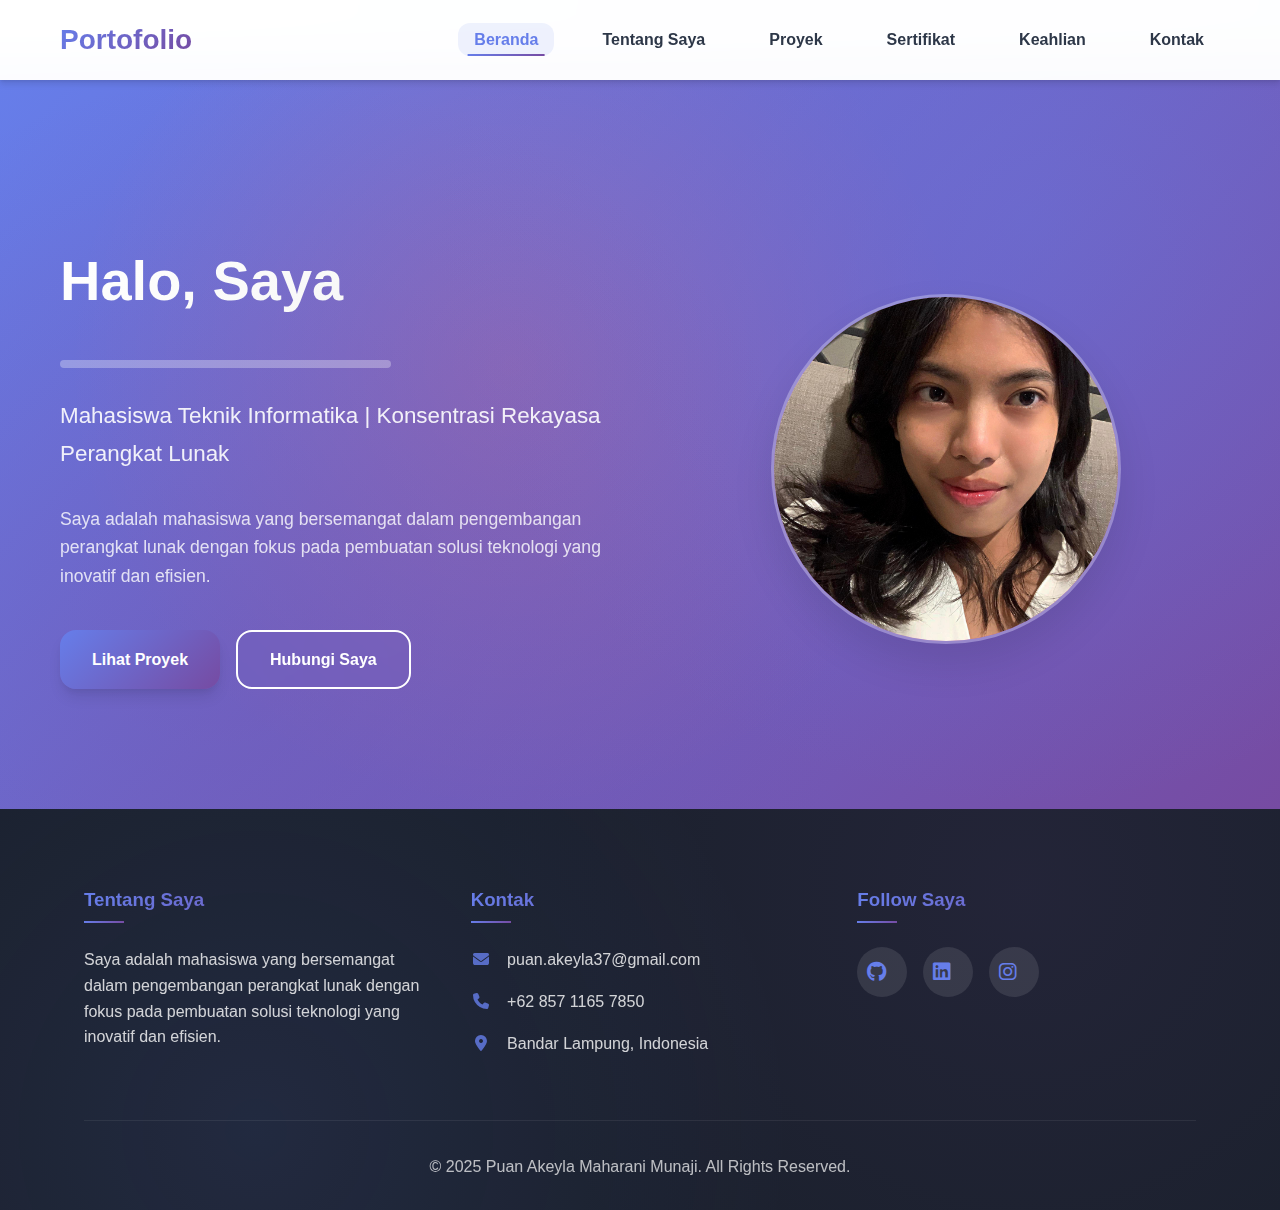
<file: index.html>
<!DOCTYPE html>
<html lang="id">
<head>
    <meta charset="UTF-8">
    <meta name="viewport" content="width=device-width, initial-scale=1.0">
    <title>Portofolio - Puan Akeyla Maharani Munaji</title>
    <link rel="stylesheet" href="style.css">
    <link rel="stylesheet" href="https://cdnjs.cloudflare.com/ajax/libs/font-awesome/6.4.0/css/all.min.css">
</head>
<body>
    <!-- Header & Navigation -->
    <header>
        <nav class="navbar">
            <div class="nav-container">
                <div class="nav-logo">
                    <a href="index.html">Portofolio</a>
                </div>
                <ul class="nav-menu">
                    <li class="nav-item">
                        <a href="index.html" class="nav-link active">Beranda</a>
                    </li>
                    <li class="nav-item">
                        <a href="about.html" class="nav-link">Tentang Saya</a>
                    </li>
                    <li class="nav-item">
                        <a href="projects.html" class="nav-link">Proyek</a>
                    </li>
                    <li class="nav-item">
                        <a href="certificates.html" class="nav-link">Sertifikat</a>
                    </li>
                    <li class="nav-item">
                        <a href="skills.html" class="nav-link">Keahlian</a>
                    </li>
                    <li class="nav-item">
                        <a href="contact.html" class="nav-link">Kontak</a>
                    </li>
                </ul>
                <div class="hamburger">
                    <span class="bar"></span>
                    <span class="bar"></span>
                    <span class="bar"></span>
                </div>
            </div>
        </nav>
    </header>

    <!-- Hero Section -->
    <section id="home" class="hero">
        <div class="hero-container">
            <div class="hero-content">
                <h1 class="hero-title">Halo, Saya <span class="highlight">Puan Akeyla</span></h1>
                <p class="hero-subtitle">Mahasiswa Teknik Informatika | Konsentrasi Rekayasa Perangkat Lunak</p>
                <p class="hero-description">Saya adalah mahasiswa yang bersemangat dalam pengembangan perangkat lunak dengan fokus pada pembuatan solusi teknologi yang inovatif dan efisien.</p>
                <div class="hero-buttons">
                    <a href="projects.html" class="btn btn-primary">Lihat Proyek</a>
                    <a href="contact.html" class="btn btn-secondary">Hubungi Saya</a>
                </div>
            </div>
            <div class="hero-image">
                <div class="image-placeholder">
                    <img src="img/foto.jpg" alt="Foto Profil">
                </div>
            </div>
        </div>
    </section>

    <!-- Footer -->
    <footer class="footer">
        <div class="container">
            <div class="footer-content">
                <div class="footer-section">
                    <h3>Tentang Saya</h3>
                    <p>Saya adalah mahasiswa yang bersemangat dalam pengembangan perangkat lunak dengan fokus pada pembuatan solusi teknologi yang inovatif dan efisien.</p>
                </div>
                <div class="footer-section">
                    <h3>Kontak</h3>
                    <p><i class="fas fa-envelope"></i> puan.akeyla37@gmail.com</p>
                    <p><i class="fas fa-phone"></i> +62 857 1165 7850</p>
                    <p><i class="fas fa-map-marker-alt"></i> Bandar Lampung, Indonesia</p>
                </div>
                <div class="footer-section">
                    <h3>Follow Saya</h3>
                    <div class="social-links">
                        <a href="https://github.com/puanakeyla"><i class="fab fa-github"></i></a>
                        <a href="https://www.linkedin.com/in/puan-akeyla-maharani-munaji-154866293?utm_source=share&utm_campaign=share_via&utm_content=profile&utm_medium=ios_app"><i class="fab fa-linkedin"></i></a>
                        <a href="https://www.instagram.com/pu.anakeyla?igsh=ZndwbHhzemRmdnM5&utm_source=qr"><i class="fab fa-instagram"></i></a>
                    </div>
                </div>
            </div>
            <div class="footer-bottom">
                <p>&copy; 2025 Puan Akeyla Maharani Munaji. All Rights Reserved.</p>
            </div>
        </div>
    </footer>
</body>
</html>
</file>
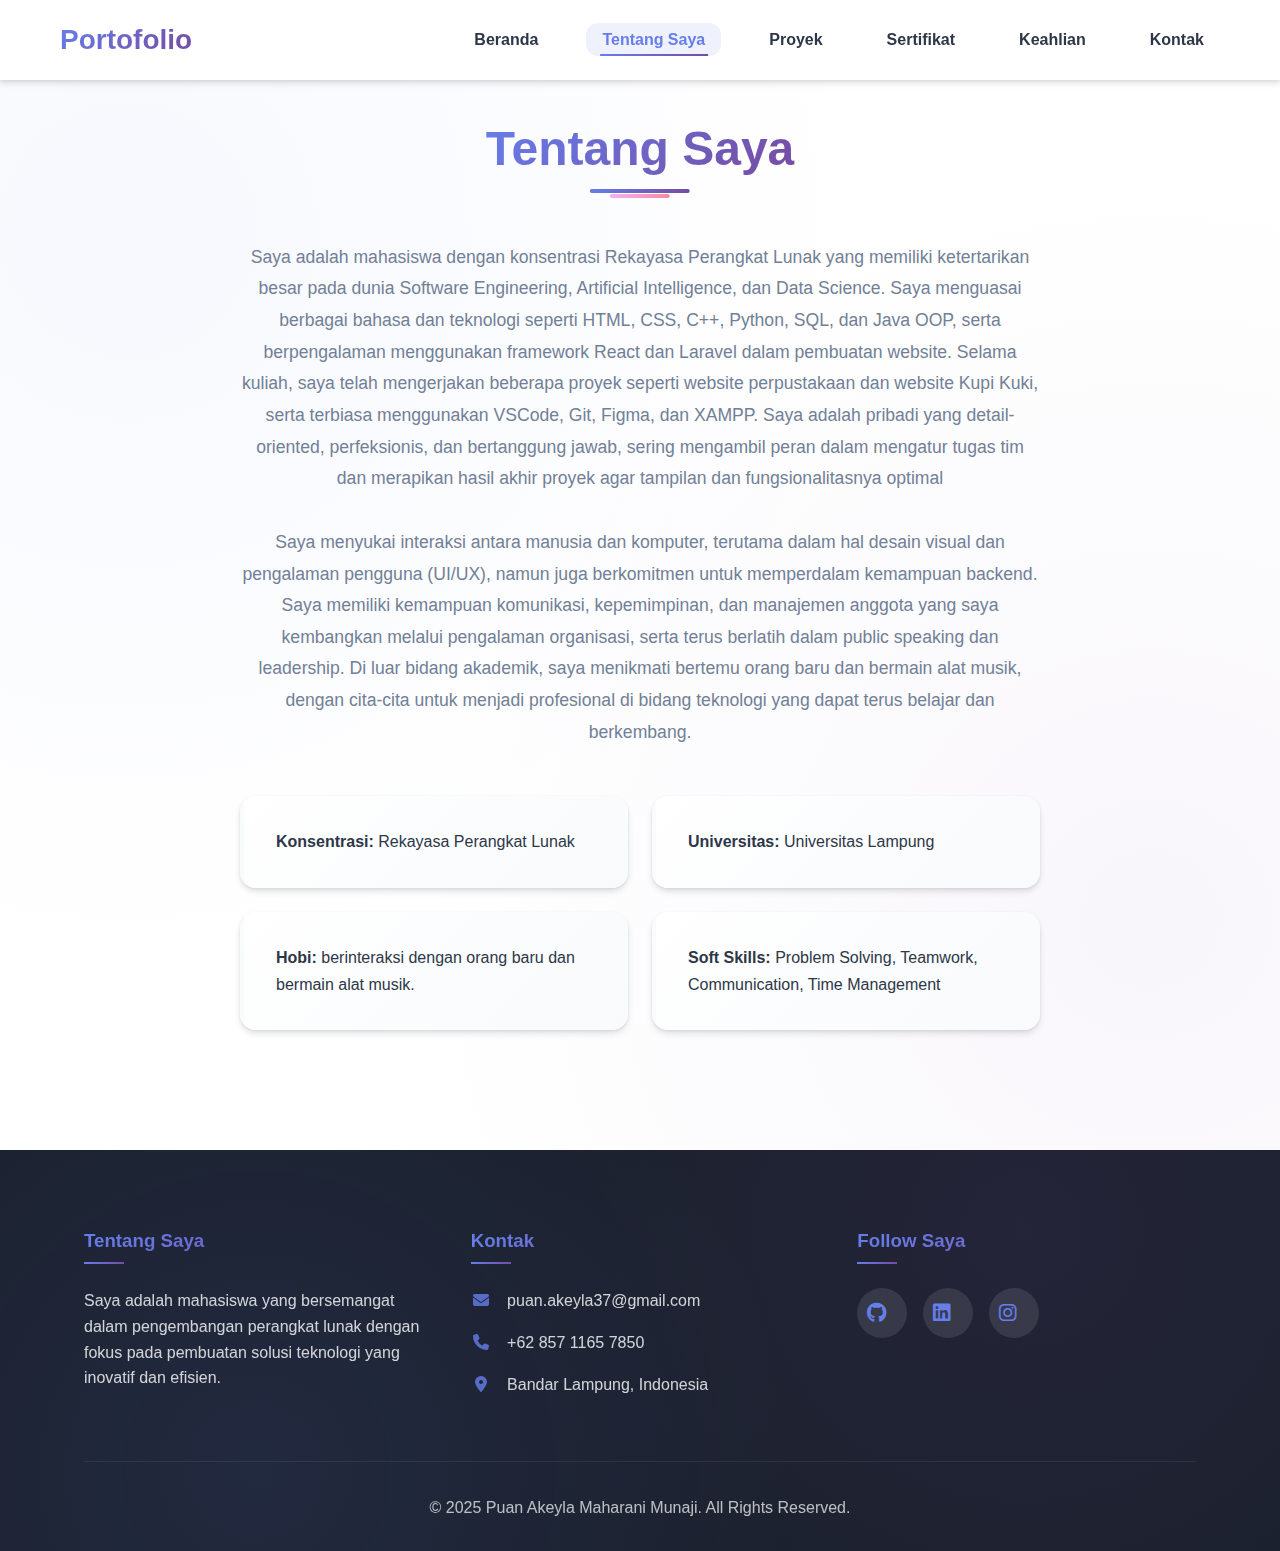
<file: about.html>
<!DOCTYPE html>
<html lang="id">
<head>
    <meta charset="UTF-8">
    <meta name="viewport" content="width=device-width, initial-scale=1.0">
    <title>Tentang Saya - Portofolio Puan Akeyla</title>
    <link rel="stylesheet" href="style.css">
    <link rel="stylesheet" href="https://cdnjs.cloudflare.com/ajax/libs/font-awesome/6.4.0/css/all.min.css">
</head>
<body>
    <!-- Header & Navigation -->
    <header>
        <nav class="navbar">
            <div class="nav-container">
                <div class="nav-logo">
                    <a href="index.html">Portofolio</a>
                </div>
                <ul class="nav-menu">
                    <li class="nav-item">
                        <a href="index.html" class="nav-link">Beranda</a>
                    </li>
                    <li class="nav-item">
                        <a href="about.html" class="nav-link active">Tentang Saya</a>
                    </li>
                    <li class="nav-item">
                        <a href="projects.html" class="nav-link">Proyek</a>
                    </li>
                    <li class="nav-item">
                        <a href="certificates.html" class="nav-link">Sertifikat</a>
                    </li>
                    <li class="nav-item">
                        <a href="skills.html" class="nav-link">Keahlian</a>
                    </li>
                    <li class="nav-item">
                        <a href="contact.html" class="nav-link">Kontak</a>
                    </li>
                </ul>
                <div class="hamburger">
                    <span class="bar"></span>
                    <span class="bar"></span>
                    <span class="bar"></span>
                </div>
            </div>
        </nav>
    </header>

    <!-- About Section -->
    <section id="about" class="about">
        <div class="container">
            <h2 class="section-title">Tentang Saya</h2>
            <div class="about-content">
                <div class="about-text">
                    <p>Saya adalah mahasiswa dengan konsentrasi Rekayasa Perangkat Lunak yang memiliki ketertarikan besar pada dunia Software Engineering, Artificial Intelligence, dan Data Science. Saya menguasai berbagai bahasa dan teknologi seperti HTML, CSS, C++, Python, SQL, dan Java OOP, serta berpengalaman menggunakan framework React dan Laravel dalam pembuatan website. Selama kuliah, saya telah mengerjakan beberapa proyek seperti website perpustakaan dan website Kupi Kuki, serta terbiasa menggunakan VSCode, Git, Figma, dan XAMPP. Saya adalah pribadi yang detail-oriented, perfeksionis, dan bertanggung jawab, sering mengambil peran dalam mengatur tugas tim dan merapikan hasil akhir proyek agar tampilan dan fungsionalitasnya optimal</p>
                    <p>Saya menyukai interaksi antara manusia dan komputer, terutama dalam hal desain visual dan pengalaman pengguna (UI/UX), namun juga berkomitmen untuk memperdalam kemampuan backend. Saya memiliki kemampuan komunikasi, kepemimpinan, dan manajemen anggota yang saya kembangkan melalui pengalaman organisasi, serta terus berlatih dalam public speaking dan leadership. Di luar bidang akademik, saya menikmati bertemu orang baru dan bermain alat musik, dengan cita-cita untuk menjadi profesional di bidang teknologi yang dapat terus belajar dan berkembang.</p>
                    <div class="about-details">
                        <div class="detail-item">
                            <strong>Konsentrasi:</strong> Rekayasa Perangkat Lunak
                        </div>
                        <div class="detail-item">
                            <strong>Universitas:</strong> Universitas Lampung
                        </div>
                        <div class="detail-item">
                            <strong>Hobi:</strong> berinteraksi dengan orang baru dan bermain alat musik.
                        </div>
                        <div class="detail-item">
                            <strong>Soft Skills:</strong> Problem Solving, Teamwork, Communication, Time Management
                        </div>
                    </div>
                </div>
            </div>
        </div>
    </section>

    <!-- Footer -->
    <footer class="footer">
        <div class="container">
            <div class="footer-content">
                <div class="footer-section">
                    <h3>Tentang Saya</h3>
                    <p>Saya adalah mahasiswa yang bersemangat dalam pengembangan perangkat lunak dengan fokus pada pembuatan solusi teknologi yang inovatif dan efisien.</p>
                </div>
                <div class="footer-section">
                    <h3>Kontak</h3>
                    <p><i class="fas fa-envelope"></i> puan.akeyla37@gmail.com</p>
                    <p><i class="fas fa-phone"></i> +62 857 1165 7850</p>
                    <p><i class="fas fa-map-marker-alt"></i> Bandar Lampung, Indonesia</p>
                </div>
                <div class="footer-section">
                    <h3>Follow Saya</h3>
                    <div class="social-links">
                        <a href="https://github.com/puanakeyla"><i class="fab fa-github"></i></a>
                        <a href="https://www.linkedin.com/in/puan-akeyla-maharani-munaji-154866293?utm_source=share&utm_campaign=share_via&utm_content=profile&utm_medium=ios_app"><i class="fab fa-linkedin"></i></a>
                        <a href="https://www.instagram.com/pu.anakeyla?igsh=ZndwbHhzemRmdnM5&utm_source=qr"><i class="fab fa-instagram"></i></a>
                    </div>
                </div>
            </div>
            <div class="footer-bottom">
                <p>&copy; 2025 Puan Akeyla Maharani Munaji. All Rights Reserved.</p>
            </div>
        </div>
    </footer>
</body>
</html>
</file>
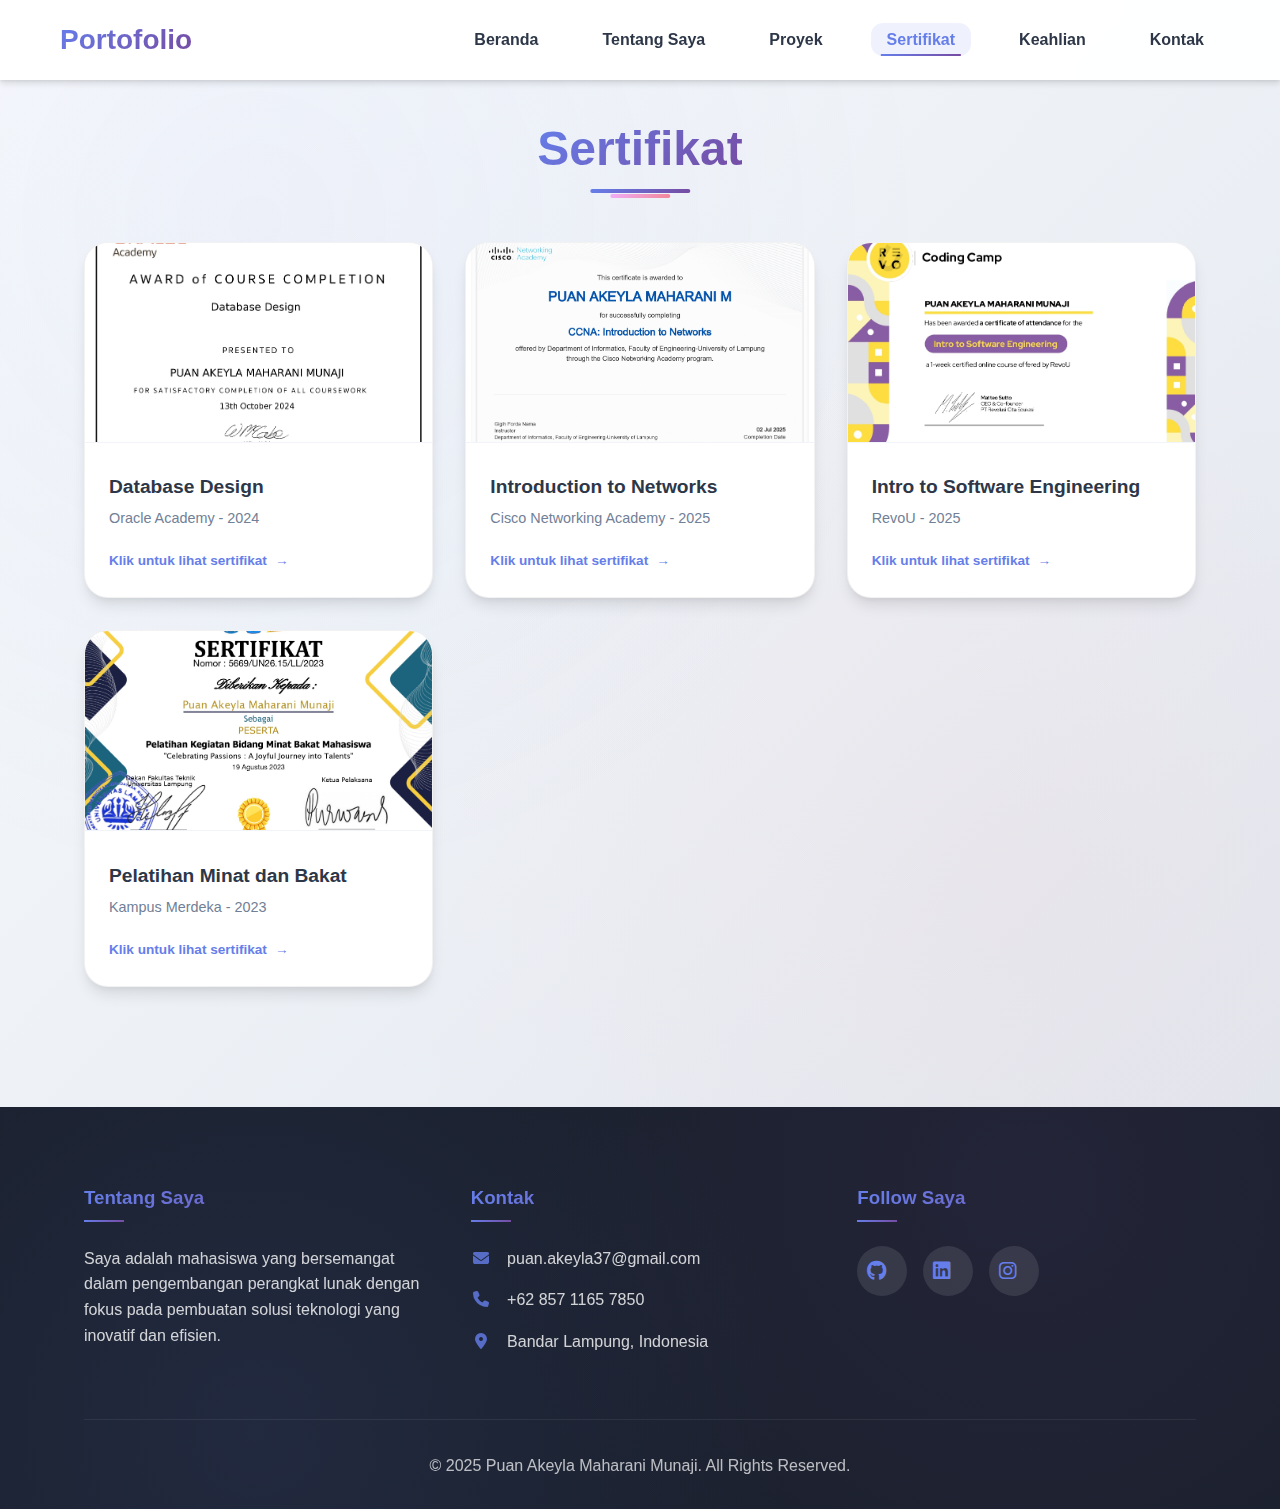
<file: certificates.html>
<!DOCTYPE html>
<html lang="id">
<head>
    <meta charset="UTF-8">
    <meta name="viewport" content="width=device-width, initial-scale=1.0">
    <title>Sertifikat - Portofolio Puan Akeyla</title>
    <link rel="stylesheet" href="style.css">
    <link rel="stylesheet" href="https://cdnjs.cloudflare.com/ajax/libs/font-awesome/6.4.0/css/all.min.css">
</head>
<body>
    <!-- Header & Navigation -->
    <header>
        <nav class="navbar">
            <div class="nav-container">
                <div class="nav-logo">
                    <a href="index.html">Portofolio</a>
                </div>
                <ul class="nav-menu">
                    <li class="nav-item">
                        <a href="index.html" class="nav-link">Beranda</a>
                    </li>
                    <li class="nav-item">
                        <a href="about.html" class="nav-link">Tentang Saya</a>
                    </li>
                    <li class="nav-item">
                        <a href="projects.html" class="nav-link">Proyek</a>
                    </li>
                    <li class="nav-item">
                        <a href="certificates.html" class="nav-link active">Sertifikat</a>
                    </li>
                    <li class="nav-item">
                        <a href="skills.html" class="nav-link">Keahlian</a>
                    </li>
                    <li class="nav-item">
                        <a href="contact.html" class="nav-link">Kontak</a>
                    </li>
                </ul>
                <div class="hamburger">
                    <span class="bar"></span>
                    <span class="bar"></span>
                    <span class="bar"></span>
                </div>
            </div>
        </nav>
    </header>

    <!-- Certificates Section -->
    <section id="certificates" class="certificates">
        <div class="container">
            <h2 class="section-title">Sertifikat</h2>
            <div class="certificates-grid">

            <a href="https://drive.google.com/file/d/1uGEQb32ZFDvgq_AS0_hu393jnbueuYK7/view?usp=sharing" target="_blank" class="certificate-card">
                <img src="img/Sertif1.jpg" alt="Database Design" class="certificate-thumb">
                <div class="certificate-content">
                <h3>Database Design</h3>
                <p>Oracle Academy - 2024</p>
                <span class="view-text">Klik untuk lihat sertifikat</span>
                </div>
            </a>

            <a href="https://drive.google.com/file/d/1P5G4mbcNuNps_gItCTzngaZymaVLokuD/view?usp=sharing" target="_blank" class="certificate-card">
                <img src="img/Sertif2.jpg" alt="Introduction to Networks" class="certificate-thumb">
                <div class="certificate-content">
                <h3>Introduction to Networks</h3>
                <p>Cisco Networking Academy - 2025</p>
                <span class="view-text">Klik untuk lihat sertifikat</span>
                </div>
            </a>

            <a href="https://drive.google.com/file/d/10DMdwyn5TO7mK9gUvJ-l6rltLv_G0xBp/view?usp=sharing" target="_blank" class="certificate-card">
                <img src="img/Sertif3.jpg" alt="Intro to Software Engineering" class="certificate-thumb">
                <div class="certificate-content">
                <h3>Intro to Software Engineering</h3>
                <p>RevoU - 2025</p>
                <span class="view-text">Klik untuk lihat sertifikat</span>
                </div>
            </a>

            <a href="https://drive.google.com/file/d/14Bl20cIXt9JRLyKGOyUX17jnh47Zg3oe/view?usp=sharing" target="_blank" class="certificate-card">
                <img src="img/Sertif4.jpg" alt="Pelatihan Minat dan Bakat" class="certificate-thumb">
                <div class="certificate-content">
                <h3>Pelatihan Minat dan Bakat</h3>
                <p>Kampus Merdeka - 2023</p>
                <span class="view-text">Klik untuk lihat sertifikat</span>
                </div>
            </a>

            </div>
        </div>
    </section>

    <!-- Footer -->
    <footer class="footer">
        <div class="container">
            <div class="footer-content">
                <div class="footer-section">
                    <h3>Tentang Saya</h3>
                    <p>Saya adalah mahasiswa yang bersemangat dalam pengembangan perangkat lunak dengan fokus pada pembuatan solusi teknologi yang inovatif dan efisien.</p>
                </div>
                <div class="footer-section">
                    <h3>Kontak</h3>
                    <p><i class="fas fa-envelope"></i> puan.akeyla37@gmail.com</p>
                    <p><i class="fas fa-phone"></i> +62 857 1165 7850</p>
                    <p><i class="fas fa-map-marker-alt"></i> Bandar Lampung, Indonesia</p>
                </div>
                <div class="footer-section">
                    <h3>Follow Saya</h3>
                    <div class="social-links">
                        <a href="https://github.com/puanakeyla"><i class="fab fa-github"></i></a>
                        <a href="https://www.linkedin.com/in/puan-akeyla-maharani-munaji-154866293?utm_source=share&utm_campaign=share_via&utm_content=profile&utm_medium=ios_app"><i class="fab fa-linkedin"></i></a>
                        <a href="https://www.instagram.com/pu.anakeyla?igsh=ZndwbHhzemRmdnM5&utm_source=qr"><i class="fab fa-instagram"></i></a>
                    </div>
                </div>
            </div>
            <div class="footer-bottom">
                <p>&copy; 2025 Puan Akeyla Maharani Munaji. All Rights Reserved.</p>
            </div>
        </div>
    </footer>
</body>
</html>
</file>
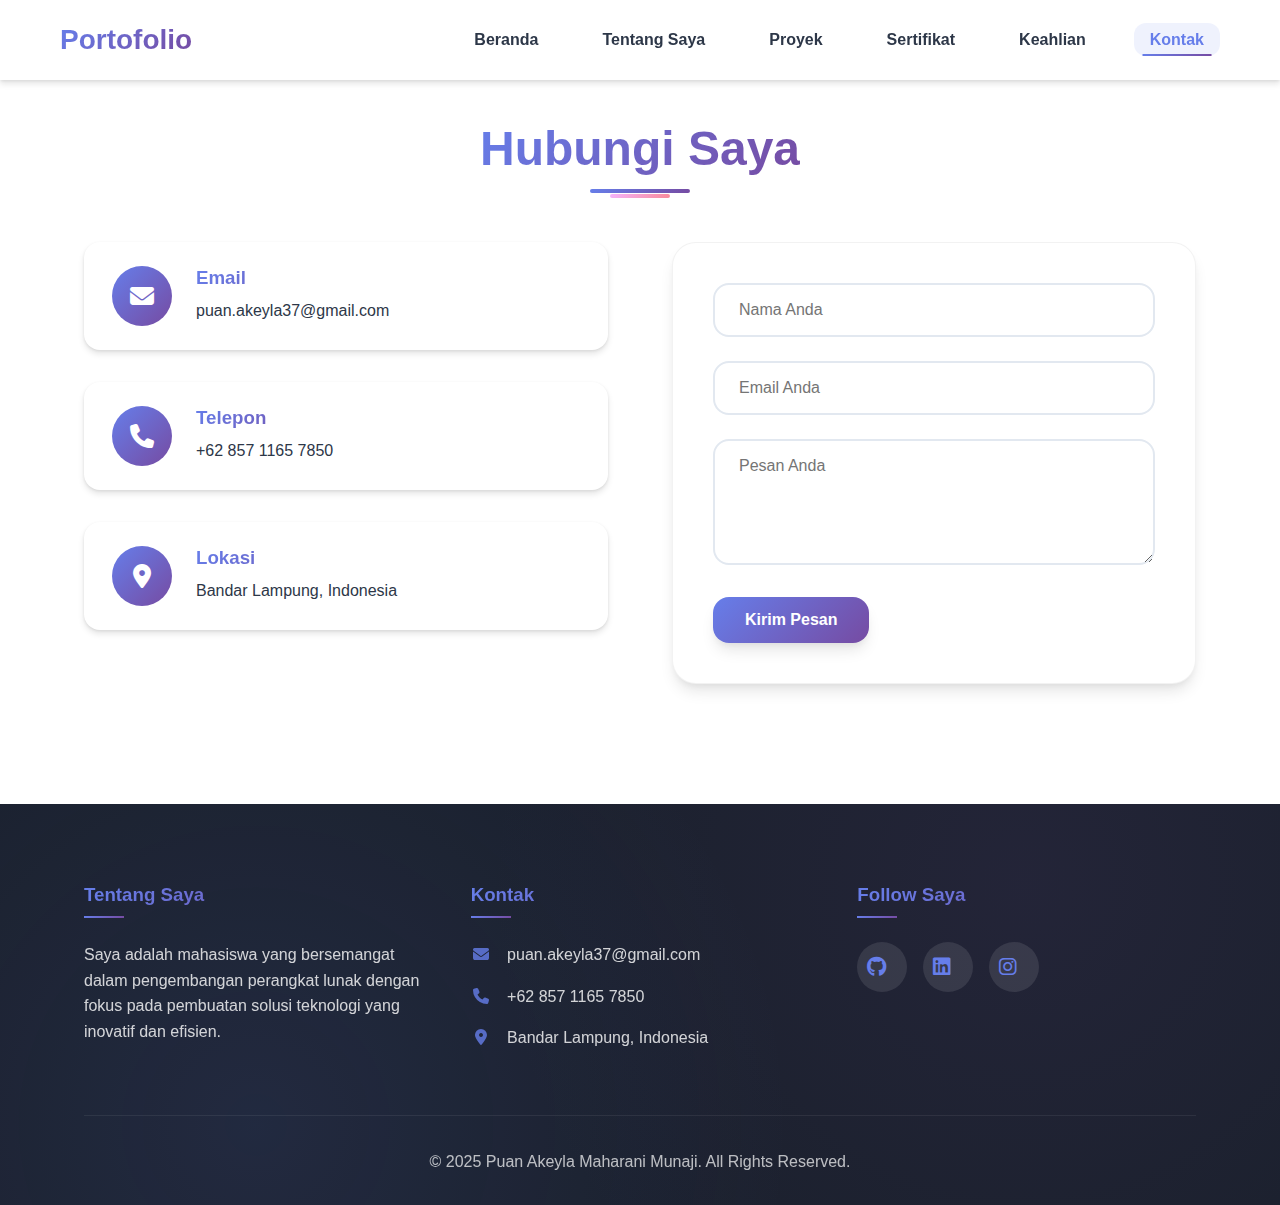
<file: contact.html>
<!DOCTYPE html>
<html lang="id">
<head>
    <meta charset="UTF-8">
    <meta name="viewport" content="width=device-width, initial-scale=1.0">
    <title>Kontak - Portofolio Puan Akeyla</title>
    <link rel="stylesheet" href="style.css">
    <link rel="stylesheet" href="https://cdnjs.cloudflare.com/ajax/libs/font-awesome/6.4.0/css/all.min.css">
</head>
<body>
    <!-- Header & Navigation -->
    <header>
        <nav class="navbar">
            <div class="nav-container">
                <div class="nav-logo">
                    <a href="index.html">Portofolio</a>
                </div>
                <ul class="nav-menu">
                    <li class="nav-item">
                        <a href="index.html" class="nav-link">Beranda</a>
                    </li>
                    <li class="nav-item">
                        <a href="about.html" class="nav-link">Tentang Saya</a>
                    </li>
                    <li class="nav-item">
                        <a href="projects.html" class="nav-link">Proyek</a>
                    </li>
                    <li class="nav-item">
                        <a href="certificates.html" class="nav-link">Sertifikat</a>
                    </li>
                    <li class="nav-item">
                        <a href="skills.html" class="nav-link">Keahlian</a>
                    </li>
                    <li class="nav-item">
                        <a href="contact.html" class="nav-link active">Kontak</a>
                    </li>
                </ul>
                <div class="hamburger">
                    <span class="bar"></span>
                    <span class="bar"></span>
                    <span class="bar"></span>
                </div>
            </div>
        </nav>
    </header>

    <!-- Contact Section -->
    <section id="contact" class="contact">
        <div class="container">
            <h2 class="section-title">Hubungi Saya</h2>
            <div class="contact-content">
                <div class="contact-info">
                    <div class="contact-item">
                        <i class="fas fa-envelope"></i>
                        <div>
                            <h3>Email</h3>
                            <p>puan.akeyla37@gmail.com</p>
                        </div>
                    </div>
                    <div class="contact-item">
                        <i class="fas fa-phone"></i>
                        <div>
                            <h3>Telepon</h3>
                            <p>+62 857 1165 7850</p>
                        </div>
                    </div>
                    <div class="contact-item">
                        <i class="fas fa-map-marker-alt"></i>
                        <div>
                            <h3>Lokasi</h3>
                            <p>Bandar Lampung, Indonesia</p>
                        </div>
                    </div>
                </div>
                <div class="contact-form">
                    <form>
                        <div class="form-group">
                            <input type="text" placeholder="Nama Anda" required>
                        </div>
                        <div class="form-group">
                            <input type="email" placeholder="Email Anda" required>
                        </div>
                        <div class="form-group">
                            <textarea placeholder="Pesan Anda" rows="5" required></textarea>
                        </div>
                        <button type="submit" class="btn btn-primary">Kirim Pesan</button>
                    </form>
                </div>
            </div>
        </div>
    </section>

    <!-- Footer -->
    <footer class="footer">
        <div class="container">
            <div class="footer-content">
                <div class="footer-section">
                    <h3>Tentang Saya</h3>
                    <p>Saya adalah mahasiswa yang bersemangat dalam pengembangan perangkat lunak dengan fokus pada pembuatan solusi teknologi yang inovatif dan efisien.</p>
                </div>
                <div class="footer-section">
                    <h3>Kontak</h3>
                    <p><i class="fas fa-envelope"></i> puan.akeyla37@gmail.com</p>
                    <p><i class="fas fa-phone"></i> +62 857 1165 7850</p>
                    <p><i class="fas fa-map-marker-alt"></i> Bandar Lampung, Indonesia</p>
                </div>
                <div class="footer-section">
                    <h3>Follow Saya</h3>
                    <div class="social-links">
                        <a href="https://github.com/puanakeyla"><i class="fab fa-github"></i></a>
                        <a href="https://www.linkedin.com/in/puan-akeyla-maharani-munaji-154866293?utm_source=share&utm_campaign=share_via&utm_content=profile&utm_medium=ios_app"><i class="fab fa-linkedin"></i></a>
                        <a href="https://www.instagram.com/pu.anakeyla?igsh=ZndwbHhzemRmdnM5&utm_source=qr"><i class="fab fa-instagram"></i></a>
                    </div>
                </div>
            </div>
            <div class="footer-bottom">
                <p>&copy; 2025 Puan Akeyla Maharani Munaji. All Rights Reserved.</p>
            </div>
        </div>
    </footer>
</body>
</html>
</file>
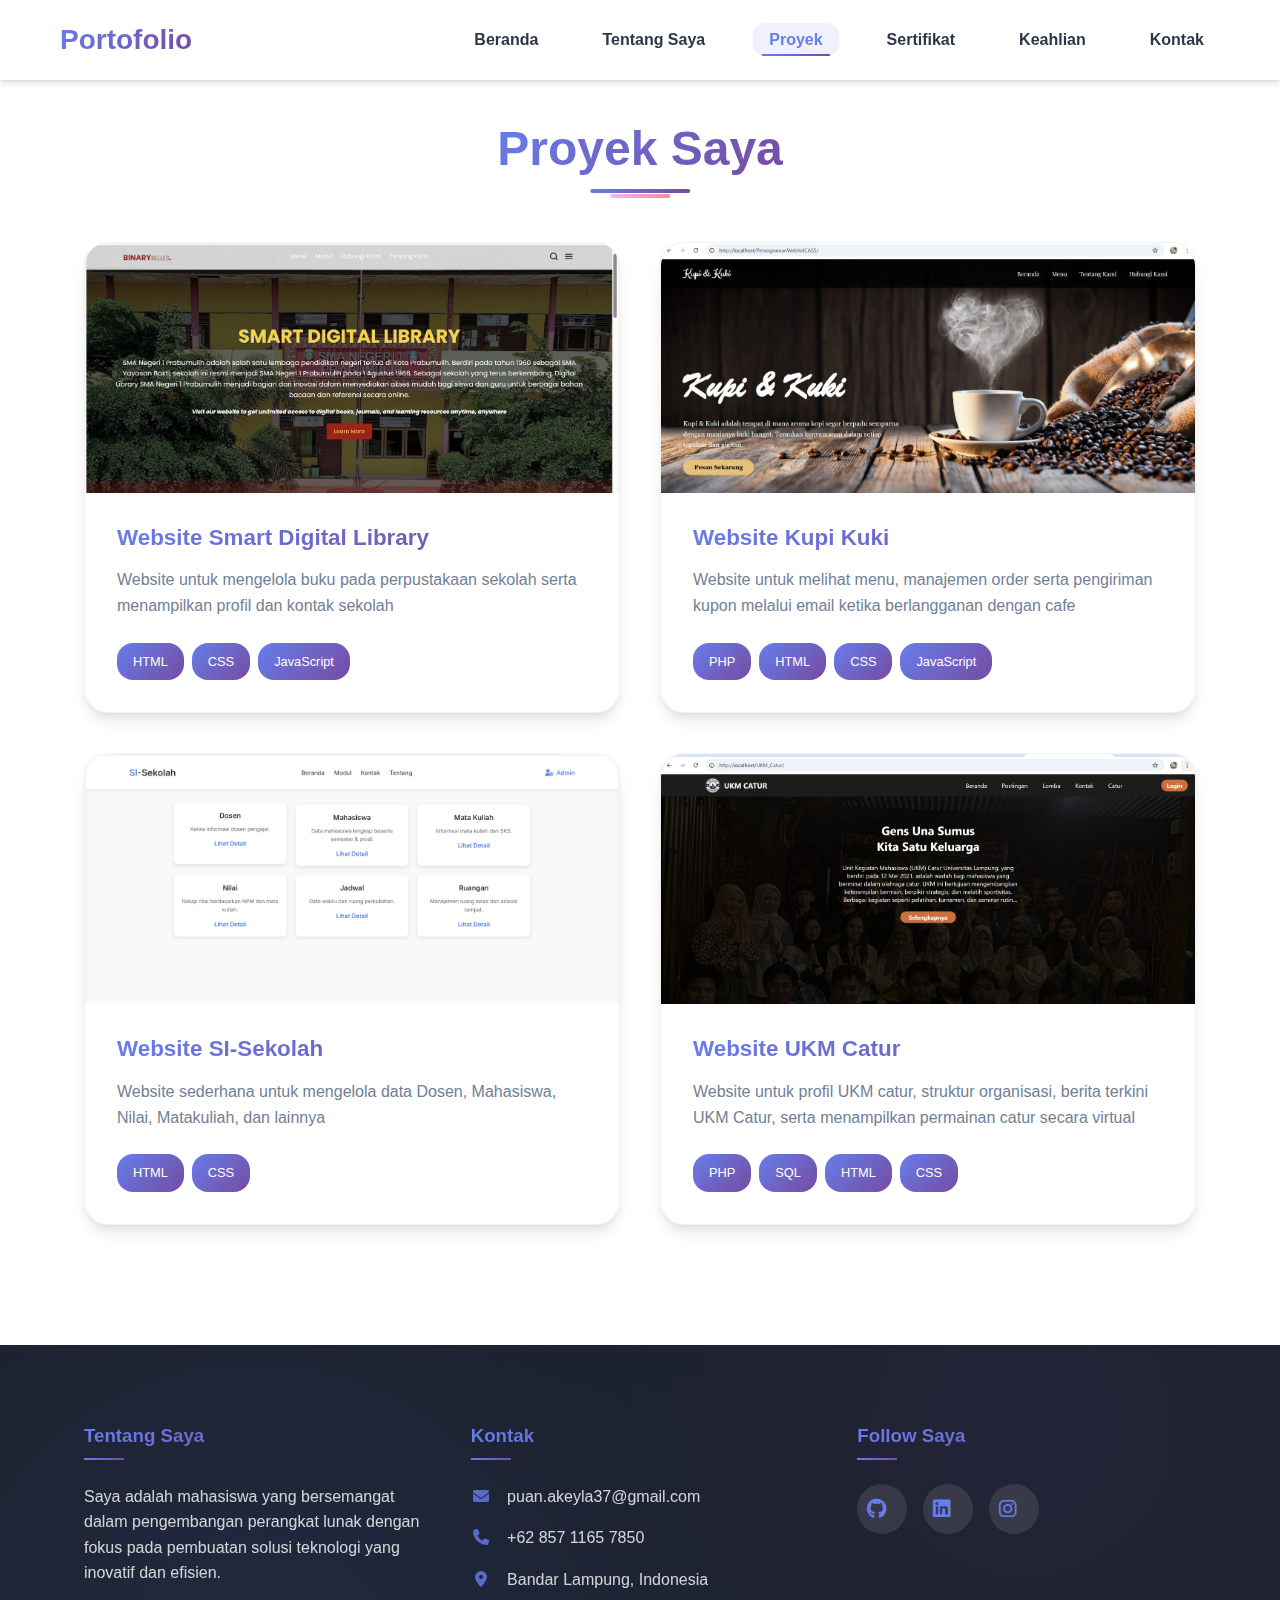
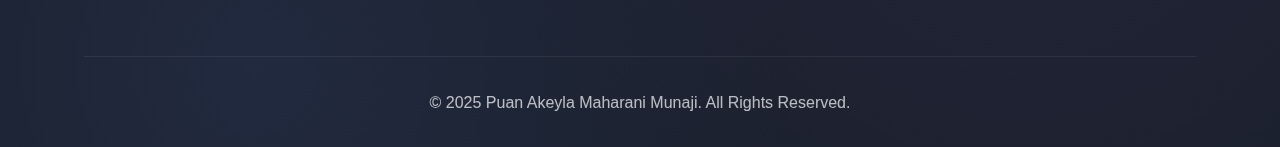
<file: projects.html>
<!DOCTYPE html>
<html lang="id">
<head>
    <meta charset="UTF-8">
    <meta name="viewport" content="width=device-width, initial-scale=1.0">
    <title>Proyek - Portofolio Puan Akeyla</title>
    <link rel="stylesheet" href="style.css">
    <link rel="stylesheet" href="https://cdnjs.cloudflare.com/ajax/libs/font-awesome/6.4.0/css/all.min.css">
</head>
<body>
    <!-- Header & Navigation -->
    <header>
        <nav class="navbar">
            <div class="nav-container">
                <div class="nav-logo">
                    <a href="index.html">Portofolio</a>
                </div>
                <ul class="nav-menu">
                    <li class="nav-item">
                        <a href="index.html" class="nav-link">Beranda</a>
                    </li>
                    <li class="nav-item">
                        <a href="about.html" class="nav-link">Tentang Saya</a>
                    </li>
                    <li class="nav-item">
                        <a href="projects.html" class="nav-link active">Proyek</a>
                    </li>
                    <li class="nav-item">
                        <a href="certificates.html" class="nav-link">Sertifikat</a>
                    </li>
                    <li class="nav-item">
                        <a href="skills.html" class="nav-link">Keahlian</a>
                    </li>
                    <li class="nav-item">
                        <a href="contact.html" class="nav-link">Kontak</a>
                    </li>
                </ul>
                <div class="hamburger">
                    <span class="bar"></span>
                    <span class="bar"></span>
                    <span class="bar"></span>
                </div>
            </div>
        </nav>
    </header>

    <!-- Projects Section -->
    <section id="projects" class="projects">
        <div class="container">
            <h2 class="section-title">Proyek Saya</h2>
            <div class="projects-grid">
                <!-- Project 1 -->
                <div class="project-card">
                    <div class="project-image">
                        <img src="img/Project1.jpg" alt="Website Smart Digital Library" class="project-img">
                        <div class="project-overlay">
                            <a href="https://github.com/puanakeyla/TeamBinaryBelles" class="github-link" target="_blank">
                                <i class="fab fa-github"></i>
                                View on GitHub
                            </a>
                        </div>
                    </div>
                    <div class="project-content">
                        <h3>Website Smart Digital Library</h3>
                        <p>Website untuk mengelola buku pada perpustakaan sekolah serta menampilkan profil dan kontak sekolah</p>
                        <div class="project-tech">
                            <span class="tech-tag">HTML</span>
                            <span class="tech-tag">CSS</span>
                            <span class="tech-tag">JavaScript</span>
                        </div>
                    </div>
                </div>

                <!-- Project 2 -->
                <div class="project-card">
                    <div class="project-image">
                        <img src="img/Project2.jpg" alt="Website Kupi Kuki" class="project-img">
                        <div class="project-overlay">
                            <a href="https://github.com/Fuentes771/PemogramanWebKelCASS" class="github-link" target="_blank">
                                <i class="fab fa-github"></i>
                                View on GitHub
                            </a>
                        </div>
                    </div>
                    <div class="project-content">
                        <h3>Website Kupi Kuki</h3>
                        <p>Website untuk melihat menu, manajemen order serta pengiriman kupon melalui email ketika berlangganan dengan cafe</p>
                        <div class="project-tech">
                            <span class="tech-tag">PHP</span>
                            <span class="tech-tag">HTML</span>
                            <span class="tech-tag">CSS</span>
                            <span class="tech-tag">JavaScript</span>
                        </div>
                    </div>
                </div>

                <!-- Project 3 -->
                <div class="project-card">
                    <div class="project-image">
                        <img src="img/Project3.jpg" alt="Website SI-Sekolah" class="project-img">
                        <div class="project-overlay">
                            <a href="https://github.com/puanakeyla/Sekolah" class="github-link" target="_blank">
                                <i class="fab fa-github"></i>
                                View on GitHub
                            </a>
                        </div>
                    </div>
                    <div class="project-content">
                        <h3>Website SI-Sekolah</h3>
                        <p>Website sederhana untuk mengelola data Dosen, Mahasiswa, Nilai, Matakuliah, dan lainnya</p>
                        <div class="project-tech">
                            <span class="tech-tag">HTML</span>
                            <span class="tech-tag">CSS</span>
                        </div>
                    </div>
                </div>

                 <!-- Project 4 -->
                <div class="project-card">
                    <div class="project-image">
                        <img src="img/Project4.jpg" alt="Website UKM Catur" class="project-img">
                        <div class="project-overlay">
                            <a href="https://github.com/puanakeyla/UKMCATUR" class="github-link" target="_blank">
                                <i class="fab fa-github"></i>
                                View on GitHub
                            </a>
                        </div>
                    </div>
                    <div class="project-content">
                        <h3>Website UKM Catur</h3>
                        <p>Website untuk profil UKM catur, struktur organisasi, berita terkini UKM Catur, serta menampilkan permainan catur secara virtual</p>
                        <div class="project-tech">
                              <span class="tech-tag">PHP</span>
                            <span class="tech-tag">SQL</span>
                            <span class="tech-tag">HTML</span>
                            <span class="tech-tag">CSS</span>
                        </div>
                    </div>
                </div>
            </div>
        </div>
    </section>

    <!-- Footer -->
    <footer class="footer">
        <div class="container">
            <div class="footer-content">
                <div class="footer-section">
                    <h3>Tentang Saya</h3>
                    <p>Saya adalah mahasiswa yang bersemangat dalam pengembangan perangkat lunak dengan fokus pada pembuatan solusi teknologi yang inovatif dan efisien.</p>
                </div>
                <div class="footer-section">
                    <h3>Kontak</h3>
                    <p><i class="fas fa-envelope"></i> puan.akeyla37@gmail.com</p>
                    <p><i class="fas fa-phone"></i> +62 857 1165 7850</p>
                    <p><i class="fas fa-map-marker-alt"></i> Bandar Lampung, Indonesia</p>
                </div>
                <div class="footer-section">
                    <h3>Follow Saya</h3>
                    <div class="social-links">
                        <a href="https://github.com/puanakeyla"><i class="fab fa-github"></i></a>
                        <a href="https://www.linkedin.com/in/puan-akeyla-maharani-munaji-154866293?utm_source=share&utm_campaign=share_via&utm_content=profile&utm_medium=ios_app"><i class="fab fa-linkedin"></i></a>
                        <a href="https://www.instagram.com/pu.anakeyla?igsh=ZndwbHhzemRmdnM5&utm_source=qr"><i class="fab fa-instagram"></i></a>
                    </div>
                </div>
            </div>
            <div class="footer-bottom">
                <p>&copy; 2025 Puan Akeyla Maharani Munaji. All Rights Reserved.</p>
            </div>
        </div>
    </footer>
</body>
</html>
</file>
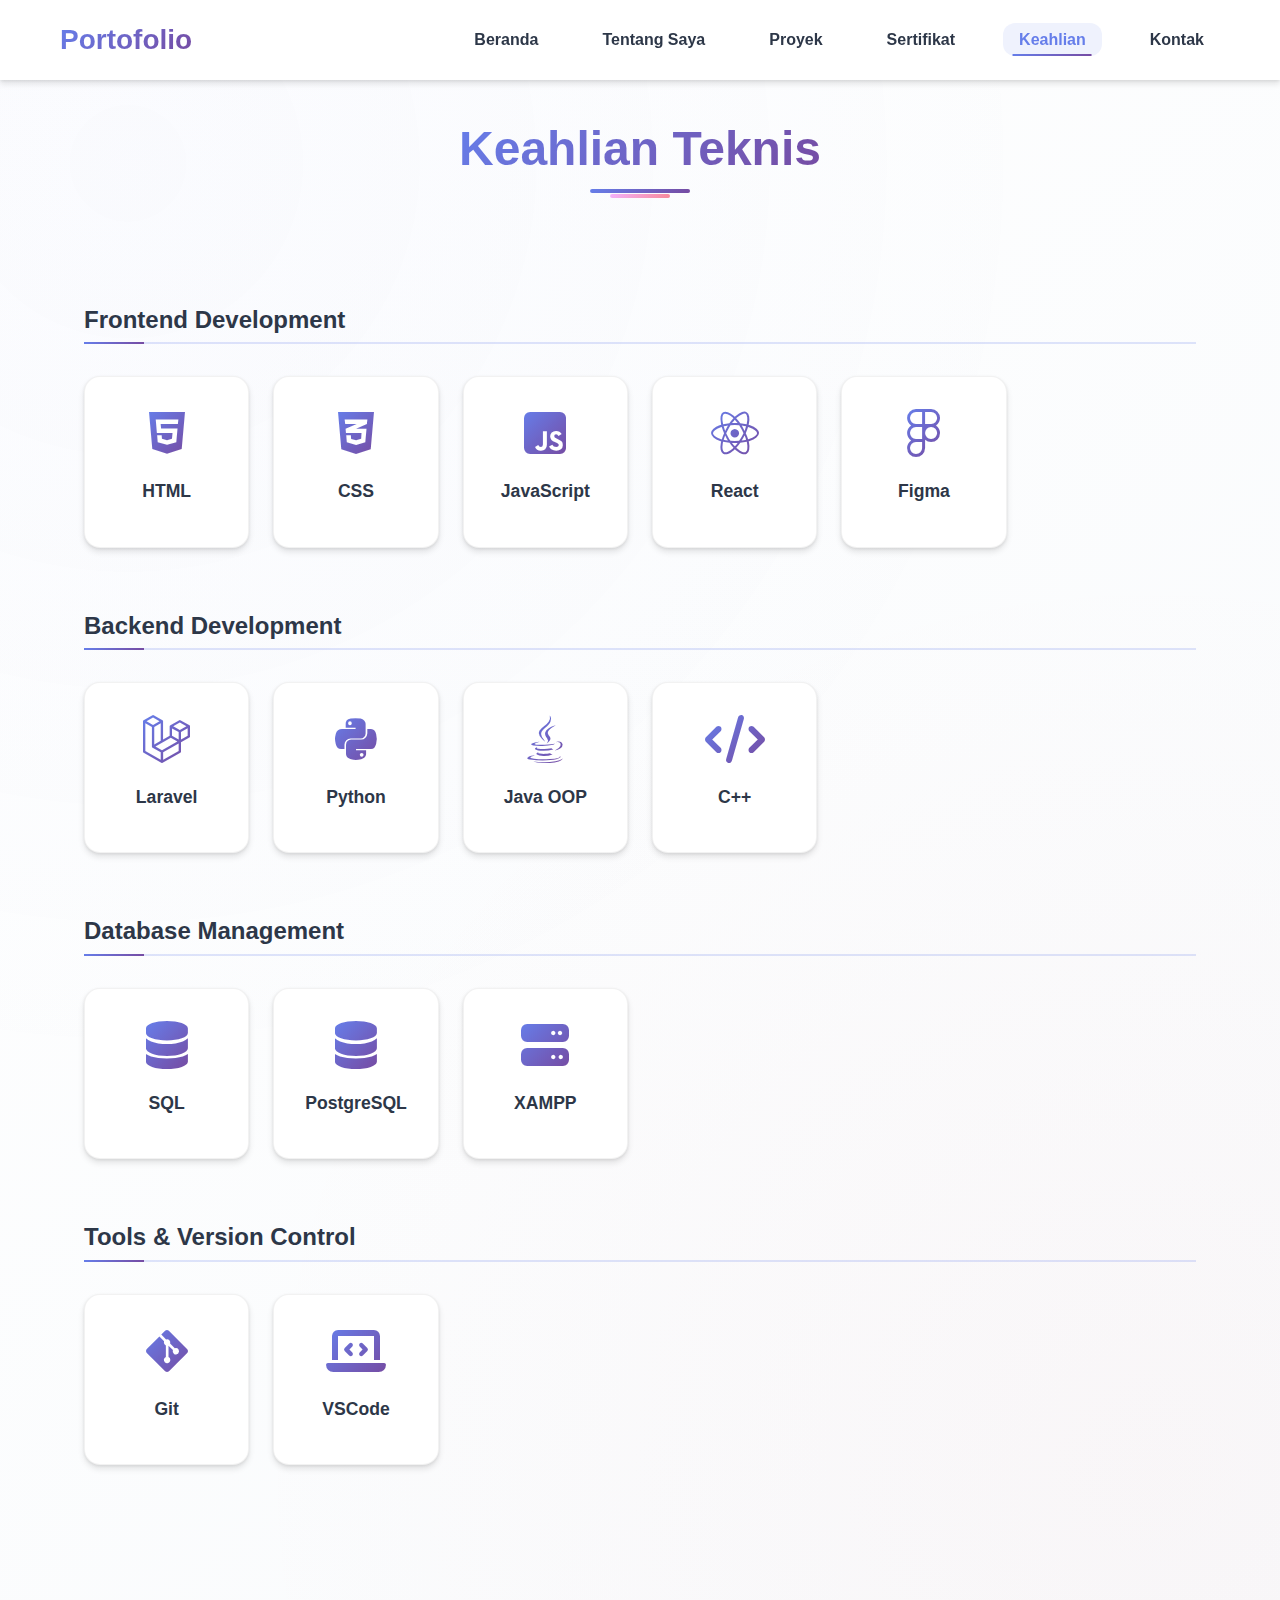
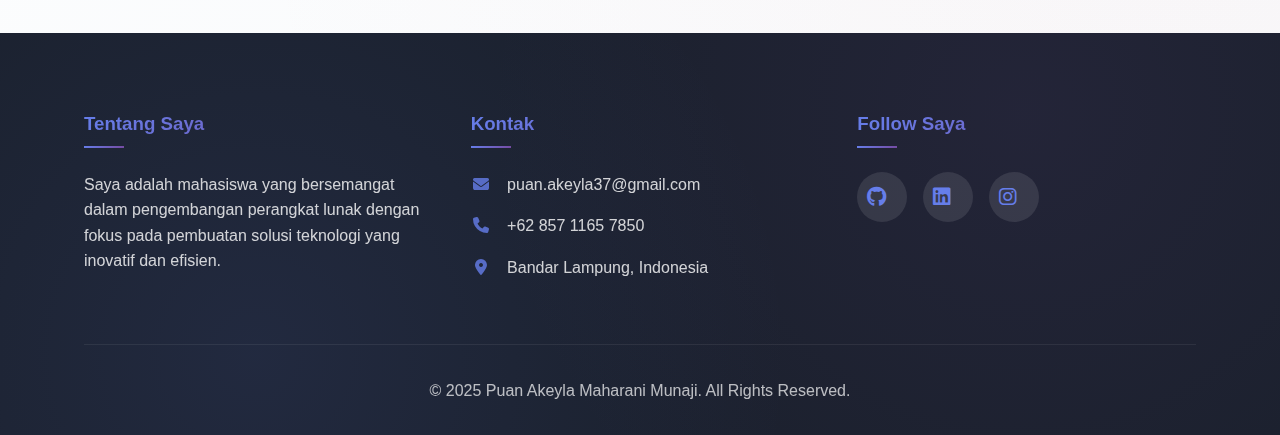
<file: skills.html>
<!DOCTYPE html>
<html lang="id">
<head>
    <meta charset="UTF-8">
    <meta name="viewport" content="width=device-width, initial-scale=1.0">
    <title>Keahlian - Portofolio Puan Akeyla</title>
    <link rel="stylesheet" href="style.css">
    <link rel="stylesheet" href="https://cdnjs.cloudflare.com/ajax/libs/font-awesome/6.4.0/css/all.min.css">
</head>
<body>
    <!-- Header & Navigation -->
    <header>
        <nav class="navbar">
            <div class="nav-container">
                <div class="nav-logo">
                    <a href="index.html">Portofolio</a>
                </div>
                <ul class="nav-menu">
                    <li class="nav-item">
                        <a href="index.html" class="nav-link">Beranda</a>
                    </li>
                    <li class="nav-item">
                        <a href="about.html" class="nav-link">Tentang Saya</a>
                    </li>
                    <li class="nav-item">
                        <a href="projects.html" class="nav-link">Proyek</a>
                    </li>
                    <li class="nav-item">
                        <a href="certificates.html" class="nav-link">Sertifikat</a>
                    </li>
                    <li class="nav-item">
                        <a href="skills.html" class="nav-link active">Keahlian</a>
                    </li>
                    <li class="nav-item">
                        <a href="contact.html" class="nav-link">Kontak</a>
                    </li>
                </ul>
                <div class="hamburger">
                    <span class="bar"></span>
                    <span class="bar"></span>
                    <span class="bar"></span>
                </div>
            </div>
        </nav>
    </header>

    <!-- Skills Section -->
    <section id="skills" class="skills">
        <div class="container">
            <h2 class="section-title">Keahlian Teknis</h2>

            <!-- Frontend Development -->
            <h3 class="skills-category">Frontend Development</h3>
            <div class="skills-grid">
                <div class="skill-item">
                    <i class="fab fa-html5"></i>
                    <h3>HTML</h3>
                </div>
                <div class="skill-item">
                    <i class="fab fa-css3-alt"></i>
                    <h3>CSS</h3>
                </div>
                <div class="skill-item">
                    <i class="fab fa-js-square"></i>
                    <h3>JavaScript</h3>
                </div>
                <div class="skill-item">
                    <i class="fab fa-react"></i>
                    <h3>React</h3>
                </div>
                <div class="skill-item">
                    <i class="fab fa-figma"></i>
                    <h3>Figma</h3>
                </div>
            </div>

            <!-- Backend Development -->
            <h3 class="skills-category">Backend Development</h3>
            <div class="skills-grid">
                <div class="skill-item">
                    <i class="fab fa-laravel"></i>
                    <h3>Laravel</h3>
                </div>
                <div class="skill-item">
                    <i class="fab fa-python"></i>
                    <h3>Python</h3>
                </div>
                <div class="skill-item">
                    <i class="fab fa-java"></i>
                    <h3>Java OOP</h3>
                </div>
                <div class="skill-item">
                    <i class="fas fa-code"></i>
                    <h3>C++</h3>
                </div>
            </div>

            <!-- Database Management -->
            <h3 class="skills-category">Database Management</h3>
            <div class="skills-grid">
                <div class="skill-item">
                    <i class="fas fa-database"></i>
                    <h3>SQL</h3>
                </div>
                <div class="skill-item">
                    <i class="fas fa-database"></i>
                    <h3>PostgreSQL</h3>
                </div>
                <div class="skill-item">
                    <i class="fas fa-server"></i>
                    <h3>XAMPP</h3>
                </div>
            </div>

            <!-- Tools & Version Control -->
            <h3 class="skills-category">Tools & Version Control</h3>
            <div class="skills-grid">
                <div class="skill-item">
                    <i class="fab fa-git-alt"></i>
                    <h3>Git</h3>
                </div>
                <div class="skill-item">
                    <i class="fas fa-laptop-code"></i>
                    <h3>VSCode</h3>
                </div>
            </div>
        </div>
    </section>

    <!-- Footer -->
    <footer class="footer">
        <div class="container">
            <div class="footer-content">
                <div class="footer-section">
                    <h3>Tentang Saya</h3>
                    <p>Saya adalah mahasiswa yang bersemangat dalam pengembangan perangkat lunak dengan fokus pada pembuatan solusi teknologi yang inovatif dan efisien.</p>
                </div>
                <div class="footer-section">
                    <h3>Kontak</h3>
                    <p><i class="fas fa-envelope"></i> puan.akeyla37@gmail.com</p>
                    <p><i class="fas fa-phone"></i> +62 857 1165 7850</p>
                    <p><i class="fas fa-map-marker-alt"></i> Bandar Lampung, Indonesia</p>
                </div>
                <div class="footer-section">
                    <h3>Follow Saya</h3>
                    <div class="social-links">
                        <a href="https://github.com/puanakeyla"><i class="fab fa-github"></i></a>
                        <a href="https://www.linkedin.com/in/puan-akeyla-maharani-munaji-154866293?utm_source=share&utm_campaign=share_via&utm_content=profile&utm_medium=ios_app"><i class="fab fa-linkedin"></i></a>
                        <a href="https://www.instagram.com/pu.anakeyla?igsh=ZndwbHhzemRmdnM5&utm_source=qr"><i class="fab fa-instagram"></i></a>
                    </div>
                </div>
            </div>
            <div class="footer-bottom">
                <p>&copy; 2025 Puan Akeyla Maharani Munaji. All Rights Reserved.</p>
            </div>
        </div>
    </footer>
</body>
</html>
</file>
<file: style.css>
/* Reset dan Base Styles Modern */
* {
    margin: 0;
    padding: 0;
    box-sizing: border-box;
}

:root {
    /* Color Palette Modern */
    --primary: #667eea;
    --primary-dark: #5a6fd8;
    --primary-light: #764ba2;
    --secondary: #f093fb;
    --accent: #ff6b6b;
    --dark: #2d3748;
    --darker: #1a202c;
    --light: #f7fafc;
    --lighter: #ffffff;
    --text: #2d3748;
    --text-light: #718096;
    --gradient: linear-gradient(135deg, #667eea 0%, #764ba2 100%);
    --gradient-secondary: linear-gradient(135deg, #f093fb 0%, #f5576c 100%);
    --gradient-accent: linear-gradient(135deg, #ff6b6b 0%, #ff8e8e 100%);
    
    /* Effects */
    --shadow-sm: 0 2px 4px rgba(0, 0, 0, 0.1);
    --shadow-md: 0 4px 6px rgba(0, 0, 0, 0.1), 0 1px 3px rgba(0, 0, 0, 0.08);
    --shadow-lg: 0 10px 15px -3px rgba(0, 0, 0, 0.1), 0 4px 6px -2px rgba(0, 0, 0, 0.05);
    --shadow-xl: 0 20px 25px -5px rgba(0, 0, 0, 0.1), 0 10px 10px -5px rgba(0, 0, 0, 0.04);
    
    /* Border Radius */
    --radius-sm: 8px;
    --radius-md: 12px;
    --radius-lg: 16px;
    --radius-xl: 24px;
    
    /* Transitions */
    --transition-fast: 0.2s ease;
    --transition-normal: 0.3s ease;
    --transition-slow: 0.5s ease;
}

html {
    scroll-behavior: smooth;
    font-size: 16px;
}

body {
    font-family: 'Inter', 'Segoe UI', Tahoma, Geneva, Verdana, sans-serif;
    line-height: 1.7;
    color: var(--text);
    background: linear-gradient(135deg, #f5f7fa 0%, #c3cfe2 100%);
    min-height: 100vh;
    overflow-x: hidden;
}

/* Custom Scrollbar */
::-webkit-scrollbar {
    width: 8px;
}

::-webkit-scrollbar-track {
    background: var(--light);
}

::-webkit-scrollbar-thumb {
    background: var(--gradient);
    border-radius: 4px;
}

::-webkit-scrollbar-thumb:hover {
    background: var(--primary-dark);
}

/* Container */
.container {
    width: 90%;
    max-width: 1200px;
    margin: 0 auto;
    padding: 0 20px;
}

/* Typography Modern */
h1, h2, h3, h4, h5, h6 {
    margin-bottom: 0.75rem;
    font-weight: 700;
    line-height: 1.2;
    background: var(--gradient);
    -webkit-background-clip: text;
    -webkit-text-fill-color: transparent;
    background-clip: text;
}

.section-title {
    text-align: center;
    margin-bottom: 4rem;
    font-size: 3rem;
    position: relative;
    display: inline-block;
    left: 50%;
    transform: translateX(-50%);
}

.section-title::after {
    content: '';
    position: absolute;
    bottom: -15px;
    left: 50%;
    transform: translateX(-50%);
    width: 100px;
    height: 4px;
    background: var(--gradient);
    border-radius: 2px;
}

.section-title::before {
    content: '';
    position: absolute;
    bottom: -20px;
    left: 50%;
    transform: translateX(-50%);
    width: 60px;
    height: 4px;
    background: var(--gradient-secondary);
    border-radius: 2px;
    opacity: 0.7;
}

/* Buttons Modern */
.btn {
    display: inline-flex;
    align-items: center;
    justify-content: center;
    gap: 10px;
    padding: 14px 32px;
    border-radius: var(--radius-lg);
    text-decoration: none;
    font-weight: 600;
    transition: all var(--transition-normal);
    cursor: pointer;
    border: none;
    font-size: 1rem;
    position: relative;
    overflow: hidden;
}

.btn::before {
    content: '';
    position: absolute;
    top: 0;
    left: -100%;
    width: 100%;
    height: 100%;
    background: linear-gradient(90deg, transparent, rgba(255,255,255,0.3), transparent);
    transition: left var(--transition-slow);
}

.btn:hover::before {
    left: 100%;
}

.btn-primary {
    background: var(--gradient);
    color: var(--lighter);
    box-shadow: var(--shadow-lg);
}

.btn-primary:hover {
    transform: translateY(-3px) scale(1.05);
    box-shadow: var(--shadow-xl);
}

.btn-secondary {
    background: transparent;
    color: var(--lighter);
    border: 2px solid var(--lighter);
    backdrop-filter: blur(10px);
}

.btn-secondary:hover {
    background: var(--lighter);
    color: var(--primary);
    transform: translateY(-3px);
    box-shadow: var(--shadow-lg);
}

/* Header & Navigation Modern */
.navbar {
    background: rgba(255, 255, 255, 0.95);
    backdrop-filter: blur(20px);
    padding: 1rem 0;
    position: fixed;
    width: 100%;
    top: 0;
    z-index: 1000;
    box-shadow: var(--shadow-md);
    transition: all var(--transition-normal);
}

.navbar.scrolled {
    background: rgba(255, 255, 255, 0.98);
    box-shadow: var(--shadow-lg);
    padding: 0.75rem 0;
}

.nav-container {
    display: flex;
    justify-content: space-between;
    align-items: center;
    max-width: 1200px;
    margin: 0 auto;
    padding: 0 20px;
}

.nav-logo a {
    font-size: 1.75rem;
    font-weight: 800;
    text-decoration: none;
    background: var(--gradient);
    -webkit-background-clip: text;
    -webkit-text-fill-color: transparent;
    background-clip: text;
}

.nav-menu {
    display: flex;
    list-style: none;
    gap: 2rem;
}

.nav-link {
    color: var(--text);
    text-decoration: none;
    font-weight: 600;
    padding: 0.5rem 1rem;
    border-radius: var(--radius-md);
    transition: all var(--transition-normal);
    position: relative;
}

.nav-link::before {
    content: '';
    position: absolute;
    bottom: 0;
    left: 50%;
    transform: translateX(-50%);
    width: 0;
    height: 2px;
    background: var(--gradient);
    transition: width var(--transition-normal);
}

.nav-link:hover {
    color: var(--primary);
}

.nav-link:hover::before {
    width: 80%;
}

.nav-link.active {
    color: var(--primary);
    background: rgba(102, 126, 234, 0.1);
}

.nav-link.active::before {
    width: 80%;
}

.hamburger {
    display: none;
    flex-direction: column;
    cursor: pointer;
    gap: 4px;
}

.bar {
    width: 25px;
    height: 3px;
    background: var(--primary);
    transition: all var(--transition-normal);
    border-radius: 2px;
}

/* Hero Section Modern */
.hero {
    background: var(--gradient);
    color: var(--lighter);
    padding: 180px 0 120px;
    margin-top: 70px;
    position: relative;
    overflow: hidden;
}

.hero::before {
    content: '';
    position: absolute;
    top: 0;
    left: 0;
    width: 100%;
    height: 100%;
    background: 
        radial-gradient(circle at 20% 80%, rgba(118, 75, 162, 0.3) 0%, transparent 50%),
        radial-gradient(circle at 80% 20%, rgba(102, 126, 234, 0.3) 0%, transparent 50%),
        radial-gradient(circle at 40% 40%, rgba(255, 107, 107, 0.2) 0%, transparent 50%);
    animation: float 6s ease-in-out infinite;
}

@keyframes float {
    0%, 100% { transform: translateY(0px) rotate(0deg); }
    50% { transform: translateY(-20px) rotate(1deg); }
}

.hero-container {
    display: grid;
    grid-template-columns: 1fr 1fr;
    align-items: center;
    gap: 4rem;
    max-width: 1200px;
    margin: 0 auto;
    padding: 0 20px;
    position: relative;
    z-index: 2;
}

.hero-content {
    animation: slideInLeft 1s ease-out;
}

@keyframes slideInLeft {
    from {
        opacity: 0;
        transform: translateX(-50px);
    }
    to {
        opacity: 1;
        transform: translateX(0);
    }
}

.hero-title {
    font-size: 3.5rem;
    margin-bottom: 1.5rem;
    line-height: 1.1;
    background: linear-gradient(135deg, #ffffff 0%, #f0f0f0 100%);
    -webkit-background-clip: text;
    -webkit-text-fill-color: transparent;
    background-clip: text;
}

.highlight {
    position: relative;
    display: inline-block;
}

.highlight::after {
    content: '';
    position: absolute;
    bottom: 5px;
    left: 0;
    width: 100%;
    height: 8px;
    background: rgba(255, 255, 255, 0.3);
    z-index: -1;
    border-radius: 4px;
}

.hero-subtitle {
    font-size: 1.4rem;
    margin-bottom: 2rem;
    opacity: 0.9;
    font-weight: 300;
}

.hero-description {
    font-size: 1.1rem;
    margin-bottom: 2.5rem;
    opacity: 0.8;
    line-height: 1.6;
}

.hero-buttons {
    display: flex;
    gap: 1rem;
    flex-wrap: wrap;
}

.hero-image {
    display: flex;
    justify-content: center;
    align-items: center;
    animation: slideInRight 1s ease-out;
}

@keyframes slideInRight {
    from {
        opacity: 0;
        transform: translateX(50px);
    }
    to {
        opacity: 1;
        transform: translateX(0);
    }
}

.image-placeholder {
    width: 350px;
    height: 350px;
    border-radius: 50%;
    overflow: hidden;
    background: rgba(255, 255, 255, 0.1);
    backdrop-filter: blur(10px);
    border: 3px solid rgba(255, 255, 255, 0.2);
    display: flex;
    justify-content: center;
    align-items: center;
    box-shadow: 
        0 20px 40px rgba(0, 0, 0, 0.1),
        inset 0 1px 0 rgba(255, 255, 255, 0.2);
    transition: all var(--transition-normal);
    position: relative;
}

.image-placeholder::before {
    content: '';
    position: absolute;
    top: -10px;
    left: -10px;
    right: -10px;
    bottom: -10px;
    background: var(--gradient-secondary);
    border-radius: 50%;
    z-index: -1;
    opacity: 0.5;
    animation: rotate 10s linear infinite;
}

@keyframes rotate {
    from { transform: rotate(0deg); }
    to { transform: rotate(360deg); }
}

.image-placeholder img {
    width: 100%;
    height: 100%;
    object-fit: cover;
    transition: transform var(--transition-normal);
}

.image-placeholder:hover {
    transform: scale(1.05) rotate(5deg);
}

.image-placeholder:hover img {
    transform: scale(1.1);
}

/* About Section Modern */
.about {
    padding: 120px 0;
    background: var(--lighter);
    position: relative;
}

.about::before {
    content: '';
    position: absolute;
    top: 0;
    left: 0;
    width: 100%;
    height: 100%;
    background: 
        radial-gradient(circle at 10% 20%, rgba(102, 126, 234, 0.05) 0%, transparent 50%),
        radial-gradient(circle at 90% 80%, rgba(118, 75, 162, 0.05) 0%, transparent 50%);
}

.about-content {
    max-width: 800px;
    margin: 0 auto;
    position: relative;
    z-index: 2;
}

.about-text p {
    margin-bottom: 2rem;
    font-size: 1.1rem;
    line-height: 1.8;
    color: var(--text-light);
    text-align: center;
}

.about-details {
    margin-top: 3rem;
    display: grid;
    grid-template-columns: repeat(auto-fit, minmax(280px, 1fr));
    gap: 1.5rem;
}

.detail-item {
    background: var(--lighter);
    padding: 2rem;
    border-radius: var(--radius-lg);
    box-shadow: var(--shadow-md);
    border-left: 4px solid transparent;
    background: linear-gradient(135deg, var(--lighter) 0%, #f8fafc 100%);
    transition: all var(--transition-normal);
    position: relative;
    overflow: hidden;
}

.detail-item::before {
    content: '';
    position: absolute;
    top: 0;
    left: -100%;
    width: 100%;
    height: 100%;
    background: var(--gradient);
    opacity: 0.1;
    transition: left var(--transition-slow);
}

.detail-item:hover::before {
    left: 0;
}

.detail-item:hover {
    transform: translateY(-5px);
    box-shadow: var(--shadow-xl);
    border-left-color: var(--primary);
}

/* Skills Section - Fixed Colors */
.skills {
    padding: 120px 0;
    background: linear-gradient(135deg, #ffffff 0%, #f8fafc 100%);
    position: relative;
}

.skills::before {
    content: '';
    position: absolute;
    top: 0;
    left: 0;
    width: 100%;
    height: 100%;
    background: 
        radial-gradient(circle at 10% 10%, rgba(102, 126, 234, 0.03) 0%, transparent 50%),
        radial-gradient(circle at 90% 90%, rgba(255, 107, 107, 0.03) 0%, transparent 50%);
}

.skills .section-title {
    background: var(--gradient);
    -webkit-background-clip: text;
    -webkit-text-fill-color: transparent;
    background-clip: text;
}

.skills-category {
    margin-top: 4rem;
    margin-bottom: 2rem;
    font-size: 1.5rem;
    color: var(--dark);
    border-bottom: 2px solid rgba(102, 126, 234, 0.2);
    padding-bottom: 0.5rem;
    text-align: left;
    position: relative;
    background: none;
    -webkit-text-fill-color: var(--dark);
}

.skills-category::after {
    content: '';
    position: absolute;
    bottom: -2px;
    left: 0;
    width: 60px;
    height: 2px;
    background: var(--gradient);
}

.skills-grid {
    display: grid;
    grid-template-columns: repeat(auto-fill, minmax(160px, 1fr));
    gap: 1.5rem;
    margin-bottom: 3rem;
    position: relative;
    z-index: 2;
}

.skill-item {
    background: var(--lighter);
    padding: 2rem 1rem;
    border-radius: var(--radius-lg);
    text-align: center;
    transition: all var(--transition-normal);
    box-shadow: var(--shadow-md);
    border: 1px solid rgba(0, 0, 0, 0.05);
    position: relative;
    overflow: hidden;
}

.skill-item::before {
    content: '';
    position: absolute;
    top: 0;
    left: 0;
    width: 100%;
    height: 100%;
    background: var(--gradient);
    opacity: 0;
    transition: opacity var(--transition-normal);
    z-index: 1;
}

.skill-item:hover::before {
    opacity: 0.05;
}

.skill-item:hover {
    transform: translateY(-8px) scale(1.05);
    box-shadow: 
        var(--shadow-xl),
        0 0 0 1px rgba(102, 126, 234, 0.1);
}

.skill-item i {
    font-size: 3rem;
    margin-bottom: 1rem;
    background: var(--gradient);
    -webkit-background-clip: text;
    -webkit-text-fill-color: transparent;
    background-clip: text;
    transition: all var(--transition-normal);
    position: relative;
    z-index: 2;
}

.skill-item:hover i {
    transform: scale(1.2) rotate(5deg);
}

.skill-item h3 {
    font-size: 1.1rem;
    color: var(--dark);
    margin-top: 0.5rem;
    font-weight: 600;
    position: relative;
    z-index: 2;
    background: none;
    -webkit-text-fill-color: var(--dark);
}

/* Specific colors for different skill categories */
.skills-category:nth-child(1) .skill-item i { /* Frontend */
    background: linear-gradient(135deg, #667eea 0%, #764ba2 100%);
    -webkit-background-clip: text;
    -webkit-text-fill-color: transparent;
}

.skills-category:nth-child(2) .skill-item i { /* Backend */
    background: linear-gradient(135deg, #f093fb 0%, #f5576c 100%);
    -webkit-background-clip: text;
    -webkit-text-fill-color: transparent;
}

.skills-category:nth-child(3) .skill-item i { /* Database */
    background: linear-gradient(135deg, #4facfe 0%, #00f2fe 100%);
    -webkit-background-clip: text;
    -webkit-text-fill-color: transparent;
}

.skills-category:nth-child(4) .skill-item i { /* Tools */
    background: linear-gradient(135deg, #43e97b 0%, #38f9d7 100%);
    -webkit-background-clip: text;
    -webkit-text-fill-color: transparent;
}


/* Projects Section Modern */
.projects {
    padding: 120px 0;
    background: var(--lighter);
}

.projects-grid {
    display: grid;
    grid-template-columns: repeat(auto-fit, minmax(380px, 1fr));
    gap: 2.5rem;
}

.project-card {
    background: var(--lighter);
    border-radius: var(--radius-xl);
    box-shadow: var(--shadow-lg);
    overflow: hidden;
    transition: all var(--transition-normal);
    border: 1px solid rgba(0, 0, 0, 0.05);
    position: relative;
}

.project-card::before {
    content: '';
    position: absolute;
    top: 0;
    left: 0;
    width: 100%;
    height: 100%;
    background: var(--gradient);
    opacity: 0;
    transition: opacity var(--transition-normal);
    z-index: 1;
}

.project-card:hover {
    transform: translateY(-15px) scale(1.02);
    box-shadow: 
        var(--shadow-xl),
        0 0 0 1px rgba(102, 126, 234, 0.1);
}

.project-card:hover::before {
    opacity: 0.02;
}

.project-image {
    position: relative;
    height: 250px;
    overflow: hidden;
}

.project-img {
    width: 100%;
    height: 100%;
    object-fit: cover;
    transition: transform var(--transition-slow);
}

.project-card:hover .project-img {
    transform: scale(1.1);
}

.project-overlay {
    position: absolute;
    top: 0;
    left: 0;
    width: 100%;
    height: 100%;
    background: rgba(102, 126, 234, 0.9);
    display: flex;
    align-items: center;
    justify-content: center;
    opacity: 0;
    transition: all var(--transition-normal);
}

.project-card:hover .project-overlay {
    opacity: 1;
}

.github-link {
    display: inline-flex;
    align-items: center;
    gap: 0.75rem;
    padding: 1rem 2rem;
    background: var(--lighter);
    color: var(--primary);
    text-decoration: none;
    border-radius: var(--radius-lg);
    font-weight: 600;
    transition: all var(--transition-normal);
    transform: translateY(20px);
}

.project-card:hover .github-link {
    transform: translateY(0);
}

.github-link:hover {
    background: var(--primary);
    color: var(--lighter);
    transform: scale(1.05);
}

.project-content {
    padding: 2rem;
    position: relative;
    z-index: 2;
}

.project-content h3 {
    font-size: 1.4rem;
    margin-bottom: 1rem;
}

.project-content p {
    color: var(--text-light);
    line-height: 1.6;
    margin-bottom: 1.5rem;
}

.project-tech {
    display: flex;
    flex-wrap: wrap;
    gap: 0.5rem;
}

.tech-tag {
    background: var(--gradient);
    color: var(--lighter);
    padding: 0.5rem 1rem;
    border-radius: var(--radius-lg);
    font-size: 0.8rem;
    font-weight: 500;
    transition: all var(--transition-normal);
}

.tech-tag:hover {
    transform: scale(1.1);
    box-shadow: var(--shadow-md);
}

/* Certificates Section - Fixed Colors */
.certificates {
    padding: 120px 0;
    background: linear-gradient(135deg, #f8fafc 0%, #e2e8f0 100%);
    position: relative;
}

.certificates::before {
    content: '';
    position: absolute;
    top: 0;
    left: 0;
    width: 100%;
    height: 100%;
    background: 
        radial-gradient(circle at 20% 20%, rgba(102, 126, 234, 0.05) 0%, transparent 50%),
        radial-gradient(circle at 80% 80%, rgba(255, 107, 107, 0.05) 0%, transparent 50%);
}

.certificates .section-title {
    background: var(--gradient);
    -webkit-background-clip: text;
    -webkit-text-fill-color: transparent;
    background-clip: text;
}

.certificates-grid {
    display: grid;
    grid-template-columns: repeat(auto-fit, minmax(300px, 1fr));
    gap: 2rem;
    position: relative;
    z-index: 2;
}

.certificate-card {
    background: var(--lighter);
    border-radius: var(--radius-xl);
    text-decoration: none;
    color: inherit;
    overflow: hidden;
    transition: all var(--transition-normal);
    box-shadow: var(--shadow-lg);
    border: 1px solid rgba(0, 0, 0, 0.05);
    position: relative;
}

.certificate-card::before {
    content: '';
    position: absolute;
    top: 0;
    left: 0;
    width: 100%;
    height: 4px;
    background: var(--gradient);
    transform: scaleX(0);
    transform-origin: left;
    transition: transform var(--transition-normal);
}

.certificate-card:hover::before {
    transform: scaleX(1);
}

.certificate-card:hover {
    transform: translateY(-10px);
    box-shadow: 
        0 25px 50px rgba(0, 0, 0, 0.15),
        0 0 0 1px rgba(102, 126, 234, 0.1);
}

.certificate-thumb {
    width: 100%;
    height: 200px;
    object-fit: cover;
    transition: transform var(--transition-slow);
    border-bottom: 1px solid #f1f5f9;
}

.certificate-card:hover .certificate-thumb {
    transform: scale(1.05);
}

.certificate-content {
    padding: 1.5rem;
    position: relative;
}

.certificate-content h3 {
    font-size: 1.2rem;
    color: var(--dark);
    margin-bottom: 0.5rem;
    background: none;
    -webkit-text-fill-color: var(--dark);
}

.certificate-content p {
    color: var(--text-light);
    font-size: 0.9rem;
    margin-bottom: 1rem;
}

.view-text {
    display: inline-flex;
    align-items: center;
    gap: 0.5rem;
    color: var(--primary);
    font-size: 0.85rem;
    font-weight: 600;
    transition: all var(--transition-normal);
}

.certificate-card:hover .view-text {
    color: var(--primary-dark);
    transform: translateX(5px);
}

.view-text::after {
    content: '→';
    transition: transform var(--transition-normal);
}

.certificate-card:hover .view-text::after {
    transform: translateX(3px);
}

/* Contact Section Modern */
.contact {
    padding: 120px 0;
    background: var(--lighter);
}

.contact-content {
    display: grid;
    grid-template-columns: 1fr 1fr;
    gap: 4rem;
    align-items: start;
}

.contact-info {
    display: flex;
    flex-direction: column;
    gap: 2rem;
}

.contact-item {
    display: flex;
    align-items: center;
    gap: 1.5rem;
    padding: 1.5rem;
    background: var(--lighter);
    border-radius: var(--radius-lg);
    box-shadow: var(--shadow-md);
    transition: all var(--transition-normal);
    border-left: 4px solid transparent;
}

.contact-item:hover {
    transform: translateX(10px);
    border-left-color: var(--primary);
    box-shadow: var(--shadow-lg);
}

.contact-item i {
    font-size: 1.5rem;
    width: 60px;
    height: 60px;
    background: var(--gradient);
    border-radius: 50%;
    display: flex;
    align-items: center;
    justify-content: center;
    color: var(--lighter);
    flex-shrink: 0;
}

.contact-item h3 {
    margin-bottom: 0.5rem;
}

.contact-form {
    background: var(--lighter);
    padding: 2.5rem;
    border-radius: var(--radius-xl);
    box-shadow: var(--shadow-lg);
    border: 1px solid rgba(0, 0, 0, 0.05);
}

.form-group {
    margin-bottom: 1.5rem;
    position: relative;
}

.form-group input,
.form-group textarea {
    width: 100%;
    padding: 1rem 1.5rem;
    border: 2px solid #e2e8f0;
    border-radius: var(--radius-lg);
    font-family: inherit;
    font-size: 1rem;
    transition: all var(--transition-normal);
    background: var(--lighter);
    resize: vertical;
}

.form-group input:focus,
.form-group textarea:focus {
    outline: none;
    border-color: var(--primary);
    box-shadow: 0 0 0 3px rgba(102, 126, 234, 0.1);
    transform: translateY(-2px);
}

.form-group label {
    position: absolute;
    top: 1rem;
    left: 1.5rem;
    color: var(--text-light);
    transition: all var(--transition-normal);
    pointer-events: none;
}

.form-group input:focus + label,
.form-group textarea:focus + label,
.form-group input:not(:placeholder-shown) + label,
.form-group textarea:not(:placeholder-shown) + label {
    top: -0.5rem;
    left: 1rem;
    font-size: 0.8rem;
    background: var(--lighter);
    padding: 0 0.5rem;
    color: var(--primary);
}

/* Footer Modern */
.footer {
    background: var(--darker);
    color: var(--lighter);
    padding: 80px 0 30px;
    position: relative;
    overflow: hidden;
}

.footer::before {
    content: '';
    position: absolute;
    top: 0;
    left: 0;
    width: 100%;
    height: 100%;
    background: 
        radial-gradient(circle at 20% 80%, rgba(102, 126, 234, 0.1) 0%, transparent 50%),
        radial-gradient(circle at 80% 20%, rgba(118, 75, 162, 0.1) 0%, transparent 50%);
}

.footer-content {
    display: grid;
    grid-template-columns: repeat(auto-fit, minmax(280px, 1fr));
    gap: 3rem;
    margin-bottom: 3rem;
    position: relative;
    z-index: 2;
}

.footer-section h3 {
    margin-bottom: 1.5rem;
    color: var(--lighter);
    position: relative;
    padding-bottom: 0.75rem;
}

.footer-section h3::after {
    content: '';
    position: absolute;
    bottom: 0;
    left: 0;
    width: 40px;
    height: 2px;
    background: var(--gradient);
}

.footer-section p {
    margin-bottom: 1rem;
    line-height: 1.6;
    opacity: 0.8;
}

.footer-section i {
    margin-right: 0.75rem;
    color: var(--primary);
    width: 20px;
    text-align: center;
}

.social-links {
    display: flex;
    gap: 1rem;
    margin-top: 1.5rem;
}

.social-links a {
    display: inline-flex;
    align-items: center;
    justify-content: center;
    width: 50px;
    height: 50px;
    background: rgba(255, 255, 255, 0.1);
    border-radius: 50%;
    color: var(--lighter);
    font-size: 1.25rem;
    transition: all var(--transition-normal);
    text-decoration: none;
    position: relative;
    overflow: hidden;
}

.social-links a::before {
    content: '';
    position: absolute;
    top: 0;
    left: -100%;
    width: 100%;
    height: 100%;
    background: var(--gradient);
    transition: left var(--transition-normal);
    z-index: -1;
}

.social-links a:hover::before {
    left: 0;
}

.social-links a:hover {
    transform: translateY(-5px) scale(1.1);
    color: var(--lighter);
    box-shadow: var(--shadow-lg);
}

.footer-bottom {
    text-align: center;
    padding-top: 2rem;
    border-top: 1px solid rgba(255, 255, 255, 0.1);
    position: relative;
    z-index: 2;
    opacity: 0.7;
}

/* Responsive Design Modern */
@media screen and (max-width: 1024px) {
    .hero-container {
        grid-template-columns: 1fr;
        gap: 3rem;
        text-align: center;
    }
    
    .hero-content {
        order: 2;
    }
    
    .hero-image {
        order: 1;
    }
    
    .contact-content {
        grid-template-columns: 1fr;
        gap: 3rem;
    }
}

@media screen and (max-width: 768px) {
    .nav-menu {
        position: fixed;
        left: -100%;
        top: 70px;
        flex-direction: column;
        background: rgba(255, 255, 255, 0.98);
        backdrop-filter: blur(20px);
        width: 100%;
        text-align: center;
        transition: all var(--transition-normal);
        box-shadow: var(--shadow-lg);
        padding: 2rem 0;
        gap: 0;
    }
    
    .nav-menu.active {
        left: 0;
    }
    
    .nav-item {
        margin: 0.5rem 0;
    }
    
    .nav-link {
        display: block;
        padding: 1rem 2rem;
    }
    
    .hamburger {
        display: flex;
    }
    
    .hamburger.active .bar:nth-child(1) {
        transform: translateY(7px) rotate(45deg);
    }
    
    .hamburger.active .bar:nth-child(2) {
        opacity: 0;
    }
    
    .hamburger.active .bar:nth-child(3) {
        transform: translateY(-7px) rotate(-45deg);
    }
    
    .hero-title {
        font-size: 2.5rem;
    }
    
    .section-title {
        font-size: 2.5rem;
    }
    
    .projects-grid {
        grid-template-columns: 1fr;
    }
    
    .skills-grid {
        grid-template-columns: repeat(auto-fill, minmax(140px, 1fr));
        gap: 1.5rem;
    }
    
    .footer-content {
        grid-template-columns: 1fr;
        text-align: center;
    }
    
    .footer-section h3::after {
        left: 50%;
        transform: translateX(-50%);
    }
}

@media screen and (max-width: 480px) {
    .hero-title {
        font-size: 2rem;
    }
    
    .hero-buttons {
        flex-direction: column;
        align-items: center;
    }
    
    .btn {
        width: 100%;
        max-width: 280px;
    }
    
    .image-placeholder {
        width: 280px;
        height: 280px;
    }
    
    .section-title {
        font-size: 2rem;
    }
    
    .skills-grid {
        grid-template-columns: repeat(auto-fill, minmax(120px, 1fr));
    }
}

/* Additional Animations */
@keyframes fadeInUp {
    from {
        opacity: 0;
        transform: translateY(30px);
    }
    to {
        opacity: 1;
        transform: translateY(0);
    }
}

.fade-in-up {
    animation: fadeInUp 0.8s ease-out;
}

/* Loading Animation */
.loading {
    display: inline-block;
    width: 20px;
    height: 20px;
    border: 3px solid rgba(255,255,255,.3);
    border-radius: 50%;
    border-top-color: #fff;
    animation: spin 1s ease-in-out infinite;
}

@keyframes spin {
    to { transform: rotate(360deg); }
}

/* Particle Background Effect */
.particles {
    position: fixed;
    top: 0;
    left: 0;
    width: 100%;
    height: 100%;
    pointer-events: none;
    z-index: -1;
}

.particle {
    position: absolute;
    background: var(--gradient);
    border-radius: 50%;
    animation: float-particle 20s infinite linear;
}

@keyframes float-particle {
    0% {
        transform: translateY(100vh) rotate(0deg);
        opacity: 0;
    }
    10% {
        opacity: 1;
    }
    90% {
        opacity: 1;
    }
    100% {
        transform: translateY(-100px) rotate(360deg);
        opacity: 0;
    }
}
</file>
